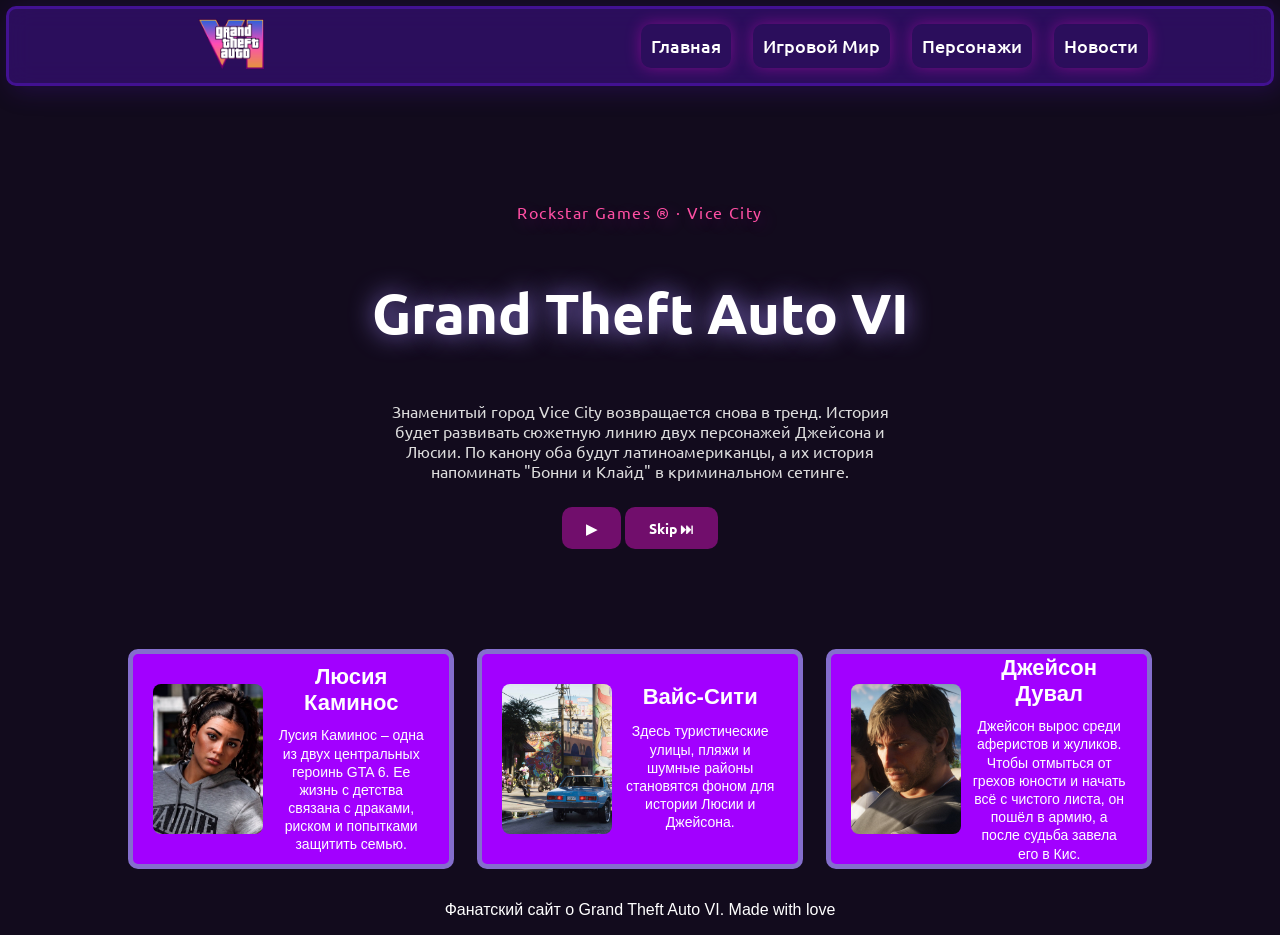
<file: index.html>
<!DOCTYPE html>
<html lang="ru">
<head>
  <meta charset="UTF-8">
  <meta name="viewport" content="width=device-width, initial-scale=1.0">
  <title>GTA VI</title>
  <link rel="icon" type="image/x-icon" href="media/gta6_logo.webp">
  <link rel="stylesheet" href="css/style.css">
  <link rel="preconnect" href="https://fonts.googleapis.com">
  <link rel="preconnect" href="https://fonts.gstatic.com" crossorigin>
  <link href="https://fonts.googleapis.com/css2?family=Poppins:ital,wght@0,100;0,200;0,300;0,400;0,500;0,600;0,700;0,800;0,900;1,100;1,200;1,300;1,400;1,500;1,600;1,700;1,800;1,900&family=Ubuntu:ital,wght@0,300;0,400;0,500;0,700;1,300;1,400;1,500;1,700&display=swap" rel="stylesheet">
</head>
<body>
  <header>
    <a id="header-logo" href="https://www.rockstargames.com/VI" target="_blank">
      <img src="media/gta6_logo.webp" alt="GTA VI Logo">
    </a>
      <div class="nav-links">
      <a href="index.html">Главная</a>
      <a href="game-world.html">Игровой Мир</a>
        <a href="characters.html">Персонажи</a>
        <a href="news.html">Новости</a>
      </div>
  </header>

  <main class="hero-main">
    <video autoplay muted loop playsinline id="bg-hero-video">
      <source src="media/gta-bg-video.mp4" type="video/mp4">
    </video>
    <p class="eyebrow">Rockstar Games ® · Vice City</p>
    <h1>Grand Theft Auto VI</h1>
    <p class="subtitle">Знаменитый город Vice City возвращается снова в тренд. История будет развивать сюжетную линию двух персонажей Джейсона и Люсии. По канону оба будут латиноамериканцы, а их история напоминать "Бонни и Клайд" в криминальном сетинге.</p>
    <div id="audio-player">
      <audio id="bg-music" loop></audio>
      <button id="play-button" class="music-button">▶</button>
      <button id="skip-button" class="music-button"> Skip ⏭</button>
    </div>
  </main>
<ul class="info-section">
  <li class="info">
    <img src="media/lucia1.webp">
    <h2>Люсия Каминос</h2>
    <p>Лусия Каминос – одна из двух центральных героинь GTA 6. Ее жизнь с детства связана с драками, риском и попытками защитить семью.</p>
  </li>

  <li class="info">
    <img src="media\map1.png">
    <h2>Вайс-Сити</h2>
    <p>Здесь туристические улицы, пляжи и шумные районы становятся фоном для истории Люсии и Джейсона.</p>
  </li>

  <li class="info">
    <h2>Джейсон Дувал</h2>
    <img src="media/jason2.jpg" alt="foto of jason">
    <p>Джейсон вырос среди аферистов и жуликов. Чтобы отмыться от грехов юности и начать всё с чистого листа, он пошёл в армию, а после судьба завела его в Кис.</p>
  </li>
  
</ul>
  <footer>
    <p>Фанатский сайт о Grand Theft Auto VI. Made with love</p>
  </footer>
  <script src="js/script.js"></script>
</body>
</html>
</file>
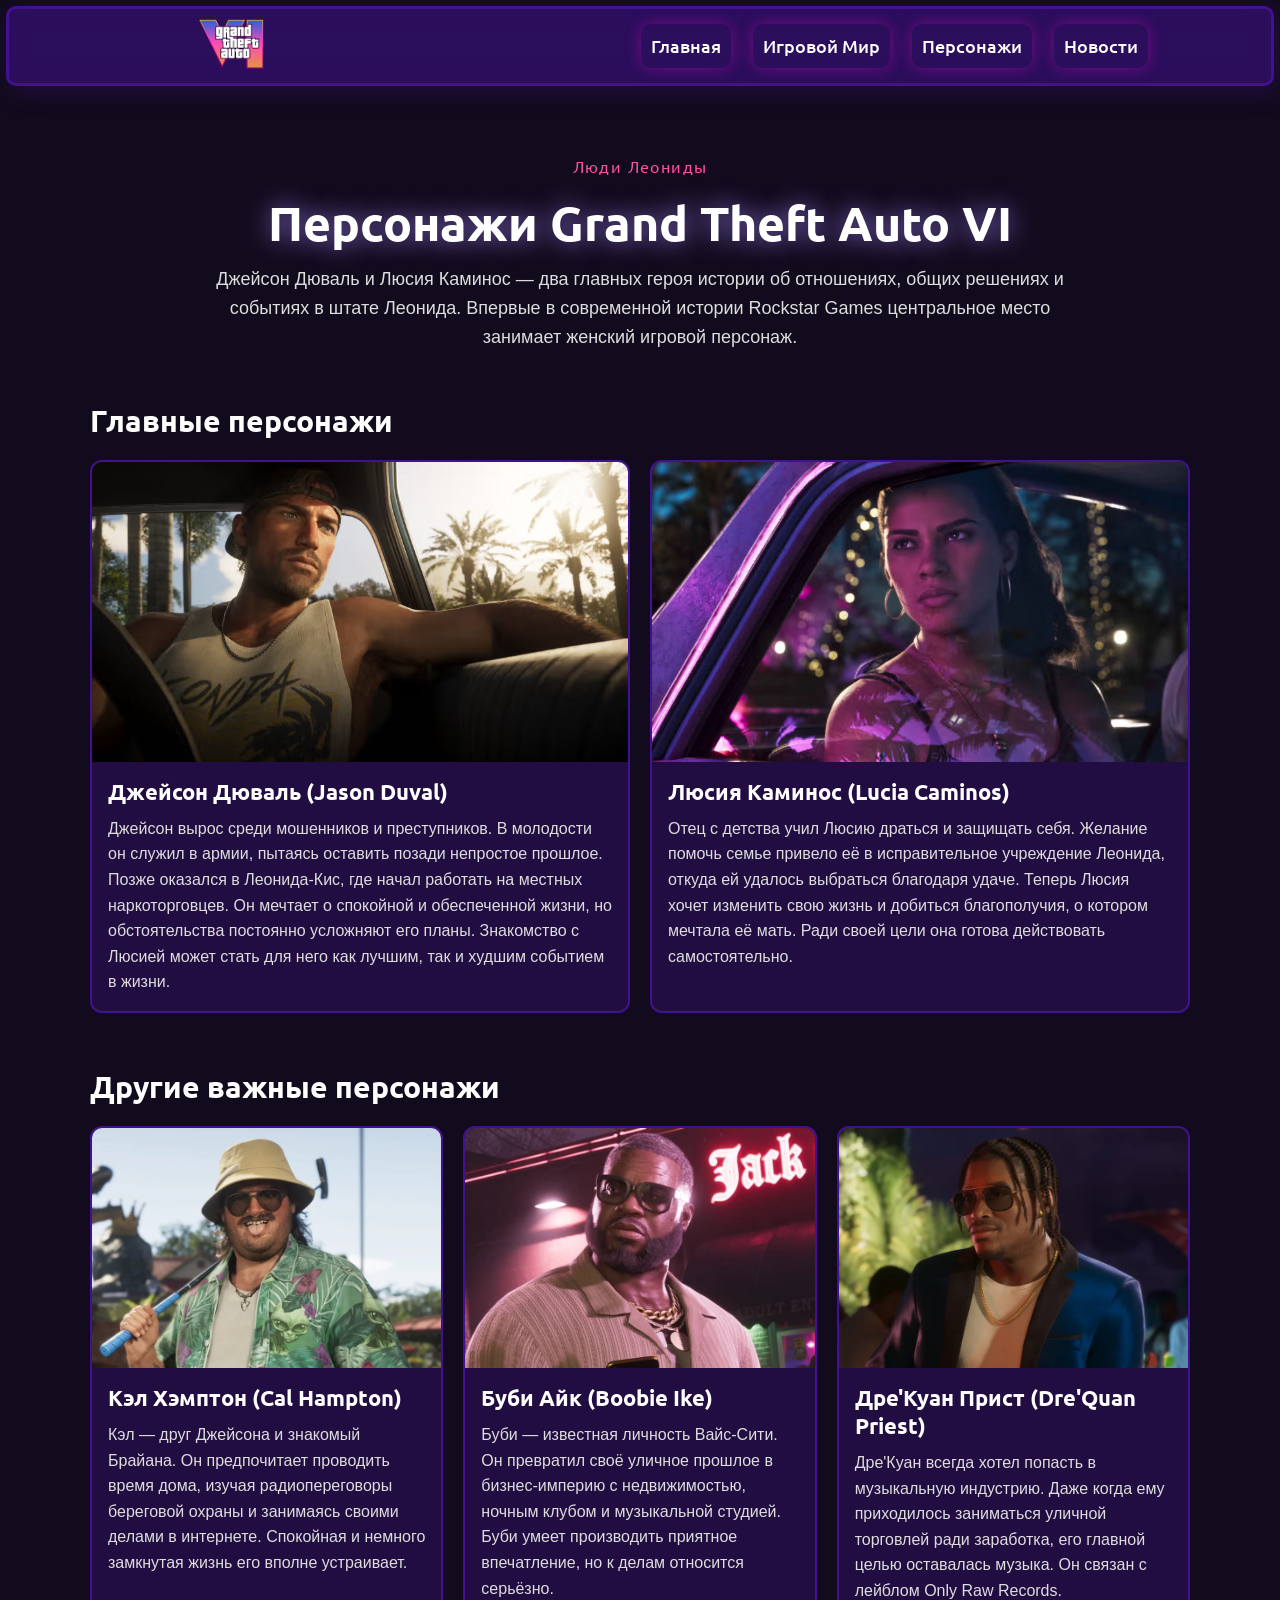
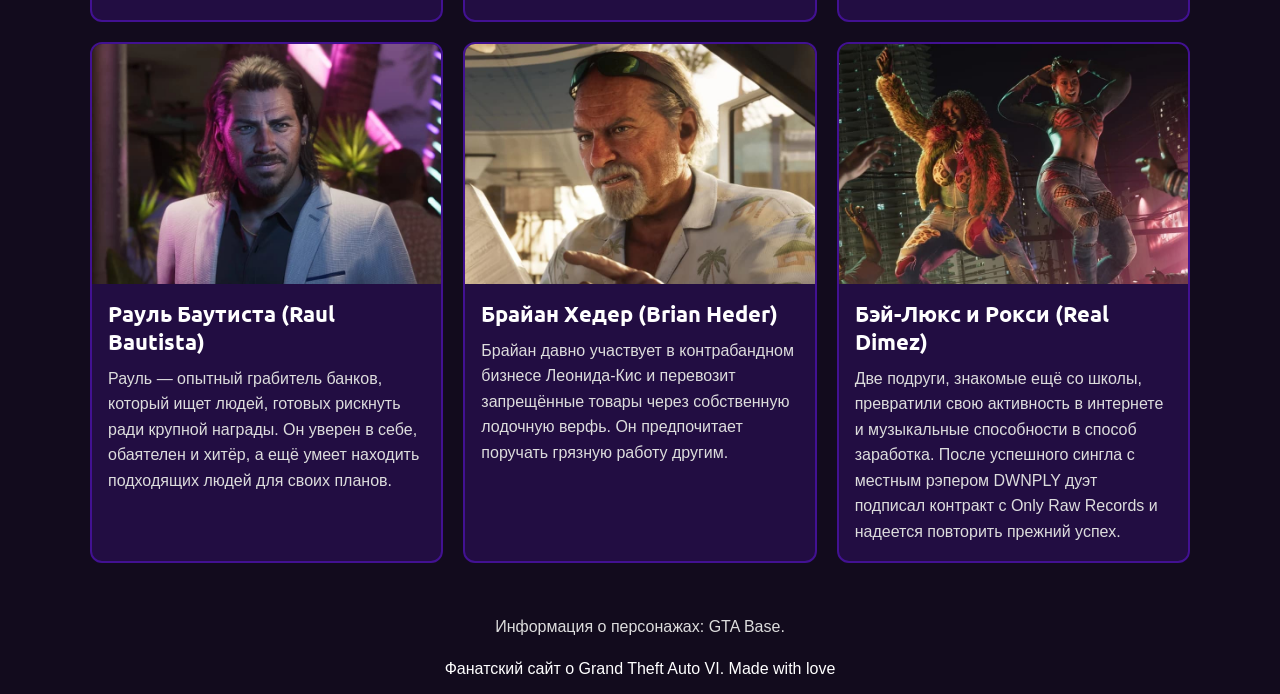
<file: characters.html>
<!DOCTYPE html>
<html lang="ru">
<head>
  <meta charset="UTF-8">
  <meta name="viewport" content="width=device-width, initial-scale=1.0">
  <title>Персонажи GTA VI</title>
  <link rel="icon" type="image/x-icon" href="media/gta6_logo.webp">
  <link rel="stylesheet" href="css/style.css">
  <link rel="preconnect" href="https://fonts.googleapis.com">
  <link rel="preconnect" href="https://fonts.gstatic.com" crossorigin>
  <link href="https://fonts.googleapis.com/css2?family=Poppins:ital,wght@0,100;0,200;0,300;0,400;0,500;0,600;0,700;0,800;0,900;1,100;1,200;1,300;1,400;1,500;1,600;1,700;1,800;1,900&family=Ubuntu:ital,wght@0,300;0,400;0,500;0,700;1,300;1,400;1,500;1,700&display=swap" rel="stylesheet">
</head>
<body>
  <header>
    <a id="header-logo" href="index.html">
      <img src="media/gta6_logo.webp" alt="GTA VI Logo">
    </a>
    <div class="nav-links">
      <a href="index.html">Главная</a>
      <a href="game-world.html">Игровой Мир</a>
      <a href="characters.html">Персонажи</a>
      <a href="news.html">Новости</a>
    </div>
  </header>

  <main class="characters-page">
    <section class="characters-intro">
      <p class="eyebrow">Люди Леониды</p>
      <h1>Персонажи Grand Theft Auto VI</h1>
      <p>Джейсон Дюваль и Люсия Каминос — два главных героя истории об отношениях, общих решениях и событиях в штате Леонида. Впервые в современной истории Rockstar Games центральное место занимает женский игровой персонаж.</p>
    </section>

    <section class="character-group">
      <h2>Главные персонажи</h2>
      <ul class="character-grid main-characters">
        <li class="character-card">
          <img src="media/jason-portrait.avif" alt="Джейсон Дюваль">
          <div>
            <h3>Джейсон Дюваль (Jason Duval)</h3>
            <p>Джейсон вырос среди мошенников и преступников. В молодости он служил в армии, пытаясь оставить позади непростое прошлое. Позже оказался в Леонида-Кис, где начал работать на местных наркоторговцев. Он мечтает о спокойной и обеспеченной жизни, но обстоятельства постоянно усложняют его планы. Знакомство с Люсией может стать для него как лучшим, так и худшим событием в жизни.</p>
          </div>
        </li>
        <li class="character-card">
          <img src="media/lucia-portrait.avif" alt="Люсия Каминос">
          <div>
            <h3>Люсия Каминос (Lucia Caminos)</h3>
            <p>Отец с детства учил Люсию драться и защищать себя. Желание помочь семье привело её в исправительное учреждение Леонида, откуда ей удалось выбраться благодаря удаче. Теперь Люсия хочет изменить свою жизнь и добиться благополучия, о котором мечтала её мать. Ради своей цели она готова действовать самостоятельно.</p>
          </div>
        </li>
      </ul>
    </section>

    <section class="character-group">
      <h2>Другие важные персонажи</h2>
      <ul class="character-grid">
        <li class="character-card">
          <img src="media/cal.jpeg" alt="Кэл Хэмптон">
          <div>
            <h3>Кэл Хэмптон (Cal Hampton)</h3>
            <p>Кэл — друг Джейсона и знакомый Брайана. Он предпочитает проводить время дома, изучая радиопереговоры береговой охраны и занимаясь своими делами в интернете. Спокойная и немного замкнутая жизнь его вполне устраивает.</p>
          </div>
        </li>
        <li class="character-card">
          <img src="media/boobie.jpeg" alt="Буби Айк">
          <div>
            <h3>Буби Айк (Boobie Ike)</h3>
            <p>Буби — известная личность Вайс-Сити. Он превратил своё уличное прошлое в бизнес-империю с недвижимостью, ночным клубом и музыкальной студией. Буби умеет производить приятное впечатление, но к делам относится серьёзно.</p>
          </div>
        </li>
        <li class="character-card">
          <img src="media/drequan.jpeg" alt="Дре'Куан Прист">
          <div>
            <h3>Дре'Куан Прист (Dre'Quan Priest)</h3>
            <p>Дре'Куан всегда хотел попасть в музыкальную индустрию. Даже когда ему приходилось заниматься уличной торговлей ради заработка, его главной целью оставалась музыка. Он связан с лейблом Only Raw Records.</p>
          </div>
        </li>
        <li class="character-card">
          <img src="media/raul.jpeg" alt="Рауль Баутиста">
          <div>
            <h3>Рауль Баутиста (Raul Bautista)</h3>
            <p>Рауль — опытный грабитель банков, который ищет людей, готовых рискнуть ради крупной награды. Он уверен в себе, обаятелен и хитёр, а ещё умеет находить подходящих людей для своих планов.</p>
          </div>
        </li>
        <li class="character-card">
          <img src="media/brian.jpeg" alt="Брайан Хедер">
          <div>
            <h3>Брайан Хедер (Brian Heder)</h3>
            <p>Брайан давно участвует в контрабандном бизнесе Леонида-Кис и перевозит запрещённые товары через собственную лодочную верфь. Он предпочитает поручать грязную работу другим.</p>
          </div>
        </li>
        <li class="character-card">
          <img src="media/dimez.jpeg" alt="Участницы дуэта Real Dimez">
          <div>
            <h3>Бэй-Люкс и Рокси (Real Dimez)</h3>
            <p>Две подруги, знакомые ещё со школы, превратили свою активность в интернете и музыкальные способности в способ заработка. После успешного сингла с местным рэпером DWNPLY дуэт подписал контракт с Only Raw Records и надеется повторить прежний успех.</p>
          </div>
        </li>
      </ul>
    </section>
  </main>

  <p class="character-source">Информация о персонажах: GTA Base.</p>

  <footer>
    <p>Фанатский сайт о Grand Theft Auto VI. Made with love</p>
  </footer>
</body>
</html>
</file>
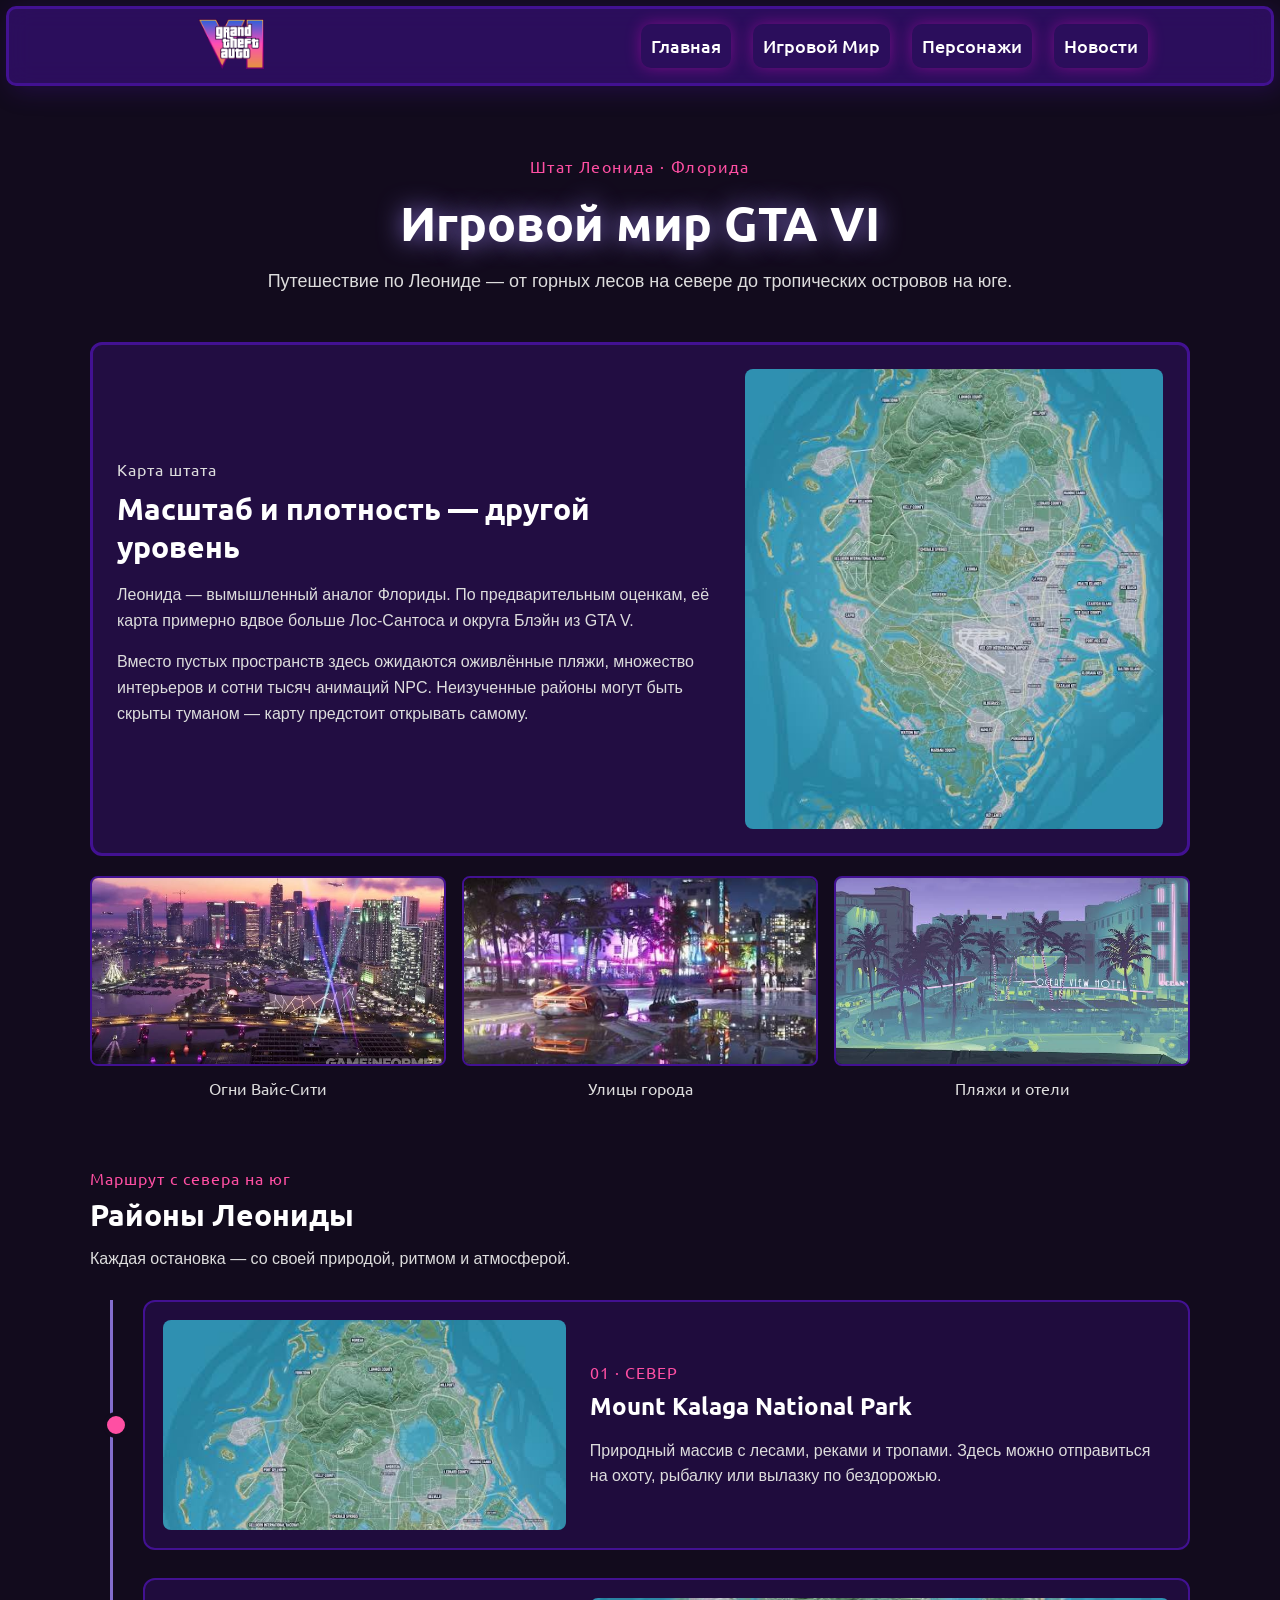
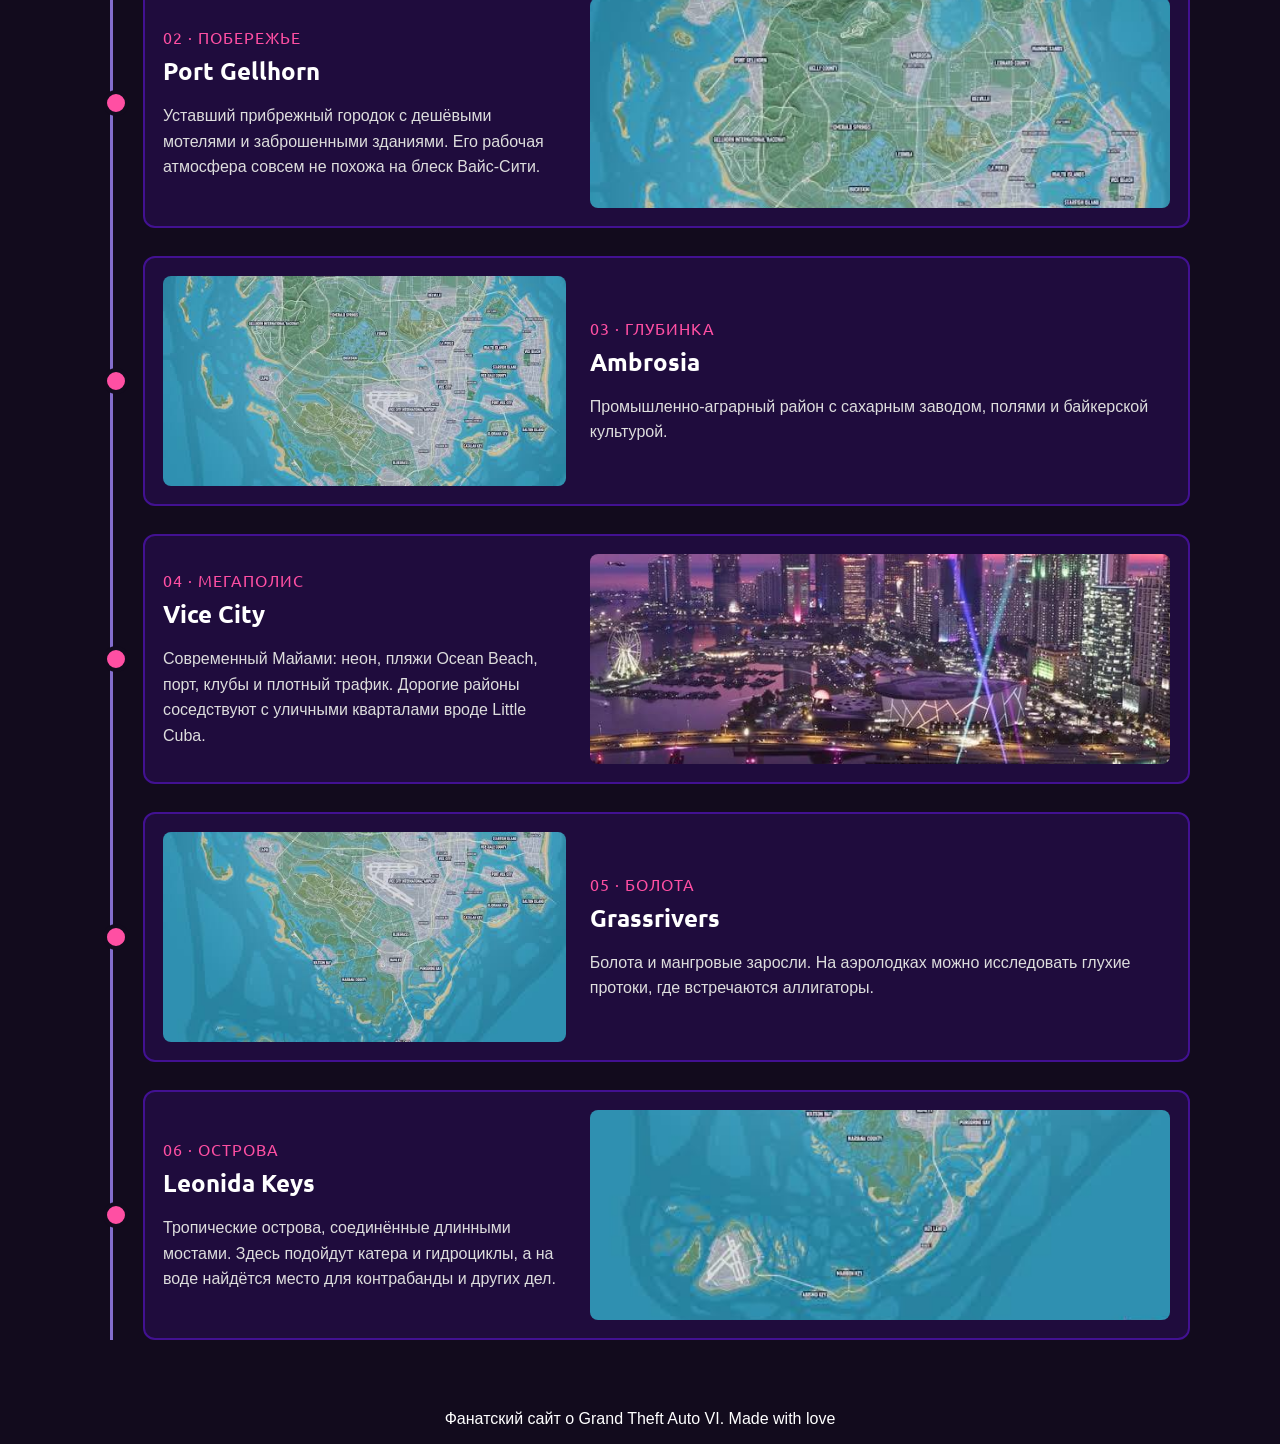
<file: game-world.html>
<!DOCTYPE html>
<html lang="ru">
<head>
  <meta charset="UTF-8">
  <meta name="viewport" content="width=device-width, initial-scale=1.0">
  <title>Игровой мир GTA VI</title>
  <link rel="icon" type="image/x-icon" href="media/gta6_logo.webp">
  <link rel="stylesheet" href="css/style.css">
  <link rel="preconnect" href="https://fonts.googleapis.com">
  <link rel="preconnect" href="https://fonts.gstatic.com" crossorigin>
  <link href="https://fonts.googleapis.com/css2?family=Poppins:ital,wght@0,100;0,200;0,300;0,400;0,500;0,600;0,700;0,800;0,900;1,100;1,200;1,300;1,400;1,500;1,600;1,700;1,800;1,900&family=Ubuntu:ital,wght@0,300;0,400;0,500;0,700;1,300;1,400;1,500;1,700&display=swap" rel="stylesheet">
</head>
<body>
  <header>
    <a id="header-logo" href="index.html">
      <img src="media/gta6_logo.webp" alt="GTA VI Logo">
    </a>
    <div class="nav-links">
      <a href="index.html">Главная</a>
      <a href="game-world.html">Игровой Мир</a>
      <a href="characters.html">Персонажи</a>
      <a href="news.html">Новости</a>
    </div>
  </header>

  <main class="world-page">
    <section class="world-intro">
      <p class="eyebrow">Штат Леонида · Флорида</p>
      <h1>Игровой мир GTA VI</h1>
      <p>Путешествие по Леониде — от горных лесов на севере до тропических островов на юге.</p>
    </section>

    <section class="world-overview">
      <div>
        <p class="world-label">Карта штата</p>
        <h2>Масштаб и плотность — другой уровень</h2>
        <p>Леонида — вымышленный аналог Флориды. По предварительным оценкам, её карта примерно вдвое больше Лос-Сантоса и округа Блэйн из GTA V.</p>
        <p>Вместо пустых пространств здесь ожидаются оживлённые пляжи, множество интерьеров и сотни тысяч анимаций NPC. Неизученные районы могут быть скрыты туманом — карту предстоит открывать самому.</p>
      </div>
      <img src="media/leonida-map.jpg" alt="Карта штата Леонида с районами GTA VI">
    </section>

    <section class="world-gallery" aria-label="Изображения игрового мира GTA VI">
      <figure>
        <img src="media/vice-city-skyline.jpg" alt="Небоскрёбы Вайс-Сити на закате">
        <figcaption>Огни Вайс-Сити</figcaption>
      </figure>
      <figure>
        <img src="media/vice-city-street.jpg" alt="Ночная улица Вайс-Сити">
        <figcaption>Улицы города</figcaption>
      </figure>
      <figure>
        <img src="media/ocean-view-hotel.jpg" alt="Отель Ocean View среди пальм">
        <figcaption>Пляжи и отели</figcaption>
      </figure>
    </section>

    <section class="world-route">
      <p class="world-label">Маршрут с севера на юг</p>
      <h2>Районы Леониды</h2>
      <p class="world-route-intro">Каждая остановка — со своей природой, ритмом и атмосферой.</p>

      <ol class="world-roadmap">
        <li class="world-stop">
          <img class="world-map-north" src="media/leonida-map.jpg" alt="Север Леониды на карте">
          <div>
            <p class="world-stop-number">01 · СЕВЕР</p>
            <h3>Mount Kalaga National Park</h3>
            <p>Природный массив с лесами, реками и тропами. Здесь можно отправиться на охоту, рыбалку или вылазку по бездорожью.</p>
          </div>
        </li>

        <li class="world-stop">
          <img class="world-map-port" src="media/leonida-map.jpg" alt="Побережье Порт-Геллхорна на карте">
          <div>
            <p class="world-stop-number">02 · ПОБЕРЕЖЬЕ</p>
            <h3>Port Gellhorn</h3>
            <p>Уставший прибрежный городок с дешёвыми мотелями и заброшенными зданиями. Его рабочая атмосфера совсем не похожа на блеск Вайс-Сити.</p>
          </div>
        </li>

        <li class="world-stop">
          <img class="world-map-ambrosia" src="media/leonida-map.jpg" alt="Центральная часть Леониды на карте">
          <div>
            <p class="world-stop-number">03 · ГЛУБИНКА</p>
            <h3>Ambrosia</h3>
            <p>Промышленно-аграрный район с сахарным заводом, полями и байкерской культурой.</p>
          </div>
        </li>

        <li class="world-stop">
          <img src="media/vice-city-skyline.jpg" alt="Вайс-Сити на закате">
          <div>
            <p class="world-stop-number">04 · МЕГАПОЛИС</p>
            <h3>Vice City</h3>
            <p>Современный Майами: неон, пляжи Ocean Beach, порт, клубы и плотный трафик. Дорогие районы соседствуют с уличными кварталами вроде Little Cuba.</p>
          </div>
        </li>

        <li class="world-stop">
          <img class="world-map-grassrivers" src="media/leonida-map.jpg" alt="Болотистая часть Леониды на карте">
          <div>
            <p class="world-stop-number">05 · БОЛОТА</p>
            <h3>Grassrivers</h3>
            <p>Болота и мангровые заросли. На аэролодках можно исследовать глухие протоки, где встречаются аллигаторы.</p>
          </div>
        </li>

        <li class="world-stop">
          <img class="world-map-keys" src="media/leonida-map.jpg" alt="Южные острова Леониды на карте">
          <div>
            <p class="world-stop-number">06 · ОСТРОВА</p>
            <h3>Leonida Keys</h3>
            <p>Тропические острова, соединённые длинными мостами. Здесь подойдут катера и гидроциклы, а на воде найдётся место для контрабанды и других дел.</p>
          </div>
        </li>
      </ol>
    </section>
  </main>

  <footer>
    <p>Фанатский сайт о Grand Theft Auto VI. Made with love</p>
  </footer>
</body>
</html>
</file>
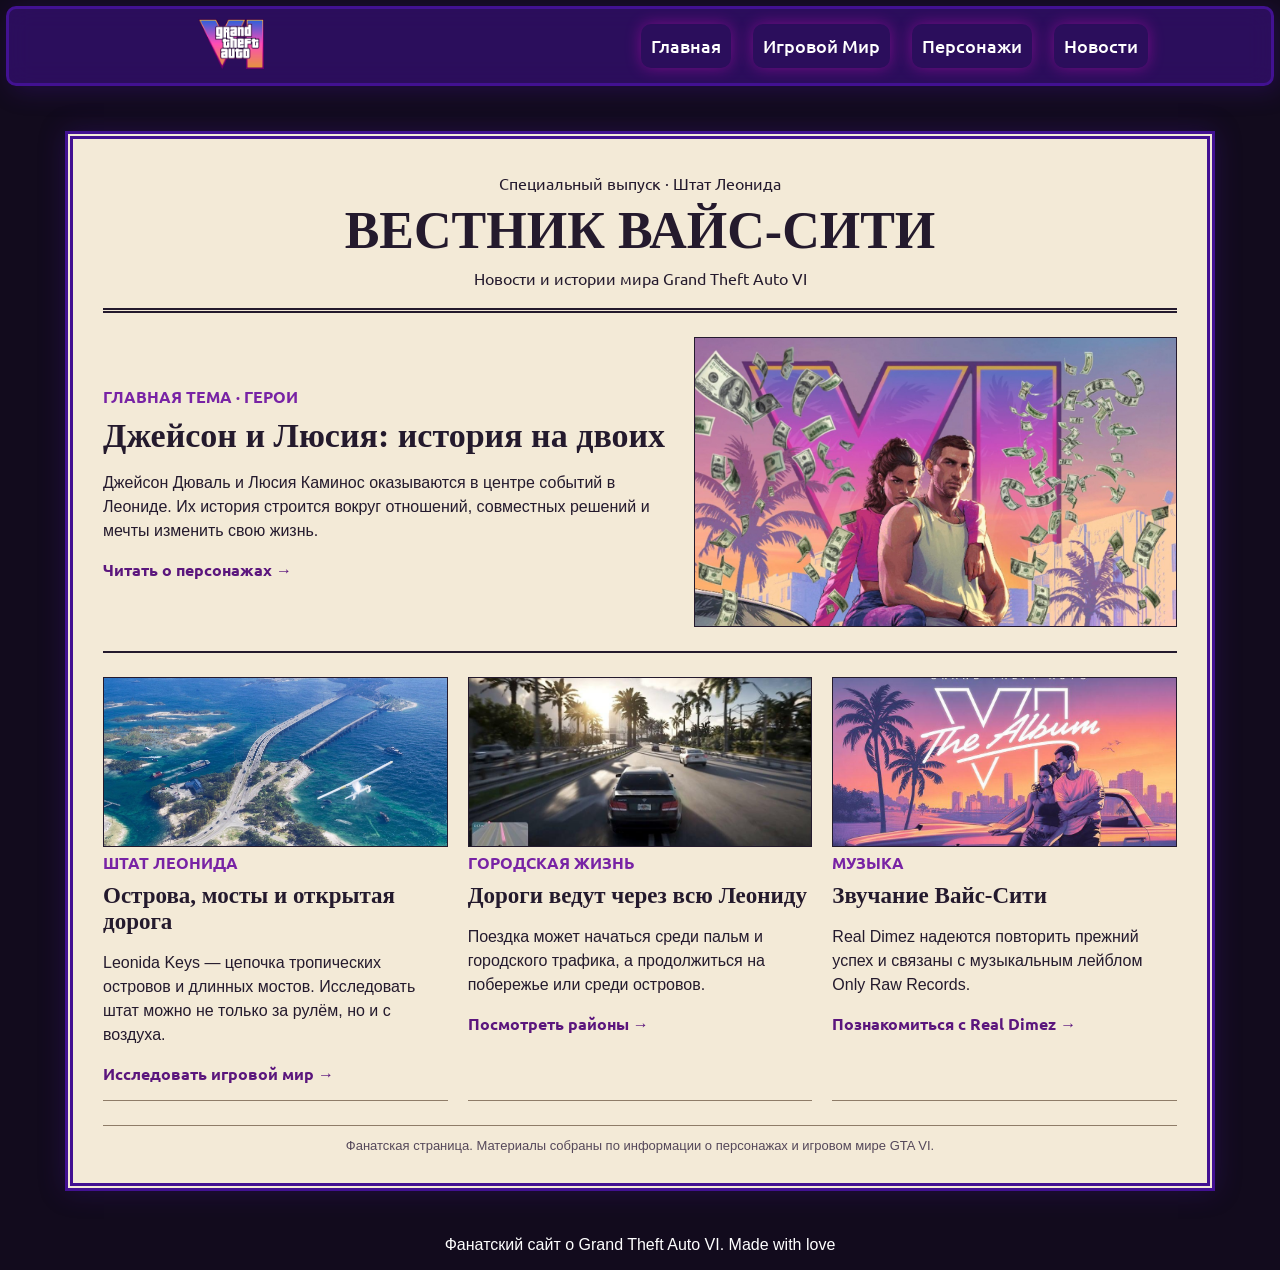
<file: news.html>
<!DOCTYPE html>
<html lang="ru">
<head>
  <meta charset="UTF-8">
  <meta name="viewport" content="width=device-width, initial-scale=1.0">
  <title>Новости GTA VI</title>
  <link rel="icon" type="image/x-icon" href="media/gta6_logo.webp">
  <link rel="stylesheet" href="css/style.css">
  <link rel="preconnect" href="https://fonts.googleapis.com">
  <link rel="preconnect" href="https://fonts.gstatic.com" crossorigin>
  <link href="https://fonts.googleapis.com/css2?family=Poppins:ital,wght@0,100;0,200;0,300;0,400;0,500;0,600;0,700;0,800;0,900;1,100;1,200;1,300;1,400;1,500;1,600;1,700;1,800;1,900&family=Ubuntu:ital,wght@0,300;0,400;0,500;0,700;1,300;1,400;1,500;1,700&display=swap" rel="stylesheet">
</head>
<body>
  <header>
    <a id="header-logo" href="index.html">
      <img src="media/gta6_logo.webp" alt="GTA VI Logo">
    </a>
    <div class="nav-links">
      <a href="index.html">Главная</a>
      <a href="game-world.html">Игровой Мир</a>
      <a href="characters.html">Персонажи</a>
      <a href="news.html">Новости</a>
    </div>
  </header>

  <main class="news-page">
    <div class="news-paper">
      <section class="news-masthead">
        <p>Специальный выпуск · Штат Леонида</p>
        <h1>Вестник Вайс-Сити</h1>
        <p>Новости и истории мира Grand Theft Auto VI</p>
      </section>

      <article class="news-lead">
        <div>
          <p class="news-label">Главная тема · Герои</p>
          <h2>Джейсон и Люсия: история на двоих</h2>
          <p>Джейсон Дюваль и Люсия Каминос оказываются в центре событий в Леониде. Их история строится вокруг отношений, совместных решений и мечты изменить свою жизнь.</p>
          <a href="characters.html">Читать о персонажах →</a>
        </div>
        <img src="media/jason-lucia-promo.jpg" alt="Джейсон и Люсия на фоне Вайс-Сити">
      </article>

      <section class="news-stories">
        <article class="news-story">
          <img src="media/leonida-keys-flight.jpg" alt="Мосты и острова Леониды с высоты">
          <p class="news-label">Штат Леонида</p>
          <h2>Острова, мосты и открытая дорога</h2>
          <p>Leonida Keys — цепочка тропических островов и длинных мостов. Исследовать штат можно не только за рулём, но и с воздуха.</p>
          <a href="game-world.html">Исследовать игровой мир →</a>
        </article>

        <article class="news-story">
          <img src="media/vice-city-drive.jpg" alt="Автомобиль едет по пальмовой улице">
          <p class="news-label">Городская жизнь</p>
          <h2>Дороги ведут через всю Леониду</h2>
          <p>Поездка может начаться среди пальм и городского трафика, а продолжиться на побережье или среди островов.</p>
          <a href="game-world.html">Посмотреть районы →</a>
        </article>

        <article class="news-story">
          <img src="media/gta-vi-album.jpg" alt="Постер музыкального альбома GTA VI">
          <p class="news-label">Музыка</p>
          <h2>Звучание Вайс-Сити</h2>
          <p>Real Dimez надеются повторить прежний успех и связаны с музыкальным лейблом Only Raw Records.</p>
          <a href="characters.html">Познакомиться с Real Dimez →</a>
        </article>
      </section>

      <p class="news-note">Фанатская страница. Материалы собраны по информации о персонажах и игровом мире GTA VI.</p>
    </div>
  </main>

  <footer>
    <p>Фанатский сайт о Grand Theft Auto VI. Made with love</p>
  </footer>
</body>
</html>
</file>
<file: css/style.css>
body {
  margin: 0;
  padding: 0;
  background: #120b1d;
  color: white;
  font-family: Arial, sans-serif;
}

* {
  box-sizing: border-box;
}

header {
  display: flex;
  align-items: center;
  justify-content: space-around;
  margin: .5%;
  height: 80px;
  background-color: rgba(69, 19, 154, 0.51);
  backdrop-filter: blur(12px);
  -webkit-backdrop-filter: blur(12px);
  border: #421192 solid;
  box-shadow: 5px 5px 25px rgba(69, 19, 154, 0.3);
  position: sticky;
  top: 0;
  z-index: 10;
  border-radius: 10px;
  
}

#header-logo img{
  height: 50px; 
}

#bg-hero-video {
  position: absolute;
  width: 100%;
  top: -200px;
  height: 100vh;
  object-fit: cover;
  z-index: -1;
  opacity: 0.2;
  filter: blur(10px);
  pointer-events: none;
  overflow: hidden;
}

.eyebrow {
  color: #ff4fa3;
  font-family: 'Ubuntu', sans-serif;
  letter-spacing: 1.4px;
}

.nav-links {
  display: flex;
  gap: 5%;
}

.nav-links a {
  color: white;
  text-decoration: none;
  font-weight: 500;
  font-size: 18px;
  font-family: 'Ubuntu', sans-serif;
  box-shadow: 0px 0px 15px rgba(211, 12, 191, 0.45);
  padding: 10px;
  border-radius: 10px;
  background: rgba(234, 68, 217, 0.0);
  display: flex;
  white-space: nowrap;
  align-items: center;
  justify-content: center;
  transition: background-color 0.3s ease-in-out, box-shadow 0.3s ease-in-out, transform 0.3s ease-in-out;
}

.nav-links > a:hover {
  background-color: #7b00fe;
  box-shadow: none;
  transform: scale(1.1);
}

.hero-main {
  margin: 100px auto;
  display: flex;
  flex-direction: column;
  align-items: center;
  position: relative;
}

.hero-main .eyebrow {
  text-shadow: 5px 5px 15px rgba(211, 12, 191, 0.3);
}

.hero-main h1 {
  font-size: 56px;
  font-family: 'Ubuntu', sans-serif;
  text-shadow: 0 0 25px #846ecd;
}

.hero-main .music-button {
  font-family: 'Ubuntu', sans-serif;
  align-items: center;
  justify-content: center;
  font-weight: bold;
  font-size: 14px;
  padding: 12px 24px;
  border: 0;
  border-radius: 10px;
  background: rgba(187, 17, 170, 0.56);
  color: white;
  cursor: pointer;
  transition: transform 0.3s ease-in-out, background-color 0.2s ease-in-out;
  
}

.music-button:hover {
  transform: scale(1.05);
  background-color: rgba(224, 68, 217, 0.56);
}

.subtitle {
  color: #ddd;
  font-size: 16px;
  font-family: 'Ubuntu', sans-serif;
  font-weight: 400;
  max-width: 500px;
  margin-bottom: 2%;
  text-align: center;
}

.info {
  display: grid;
  grid-template-columns: 40% 1fr;
  grid-template-rows: auto auto;
  align-content: center;
  justify-items: center;
  gap: 10px;
  height: 220px;
  padding: 20px;
  border-radius: 10px;
  background: #a200ff;
  text-align: center;
  border: 5px #846ecd solid;
  transition: transform 0.3s ease-in-out;
}
.info:hover {
  transform: scale(1.05);
}

.info h2,
.info p {
  margin: 0;
}

.info p {
  line-height: 1.3;
  font-size: 14px;
}

.info h2 {
  font-size: 22px;
}

.info img {
  width: 100%;
  height: 150px;
  grid-column: 1;
  grid-row: 1 / 3;
  align-self: center;
  border-radius: 8px;
  object-fit: cover;
}

.info-section {
  display: grid;
  grid-template-columns: repeat(3, 1fr);
  width: 80%;
  max-width: 1200px;
  gap: 23px;
  margin: 0 auto 32px;
  padding: 0;
  list-style: none;
}

@media (max-width: 900px) {
  .info-section {
    grid-template-columns: repeat(2, 1fr);
  }
}

@media (max-width: 600px) {
  header {
    height: auto;
    margin: 8px;
    padding: 10px;
    flex-direction: column;
    gap: 10px;
  }

  #header-logo img {
    height: 42px;
  }

  .nav-links {
    width: 100%;
    display: grid;
    grid-template-columns: repeat(2, 1fr);
    gap: 8px;
    
  }

  .nav-links {
    width: 100%;
    padding: 8px 4px;
    font-size: 14px;
    transition: 10s;
  }

  #bg-hero-video {
    top: 0;
    height: 75vh;
  }

  .hero-main {
    min-height: 520px;
    margin: 35px 16px;
    justify-content: center;
  }

  .hero-main h1 {
    margin: 12px 0;
    font-size: 36px;
    text-align: center;
  }

  .eyebrow {
    text-align: center;
  }

  .subtitle {
    max-width: 100%;
    margin: 0 0 20px;
    padding: 0 4px;
    font-size: 15px;
  }

  #audio-player {
    display: flex;
    justify-content: center;
    gap: 10px;
  }

  .info-section {
    grid-template-columns: 1fr;
    width: calc(100% - 32px);
    gap: 16px;
  }

  .info {
    display: flex;
    flex-direction: column;
    height: auto;
    gap: 12px;
    padding: 16px;
  }

  .info img {
    order: 2;
    width: 100%;
    height: 200px;
  }

  .info h2 {
    order: 1;
  }

  .info p {
    order: 3;
  }

  footer p {
    margin: 24px 16px;
    text-align: center;
  }
}

footer p{
  display: flex;
  justify-content: center;
}

.world-page {
  width: 90%;
  max-width: 1100px;
  margin: 0 auto;
}

.world-intro {
  margin: 70px auto 50px;
  text-align: center;
}

.world-intro h1 {
  margin: 12px 0;
  font-family: 'Ubuntu', sans-serif;
  font-size: 48px;
  text-shadow: 0 0 25px #846ecd;
}

.world-intro > p:last-child {
  color: #ddd;
  font-size: 18px;
}

.world-overview {
  display: grid;
  grid-template-columns: 1fr 40%;
  align-items: center;
  gap: 30px;
  padding: 24px;
  border: 3px solid #421192;
  border-radius: 12px;
  background: rgba(69, 19, 154, 0.3);
}

.world-overview h2,
.world-route h2 {
  margin: 8px 0;
  font-family: 'Ubuntu', sans-serif;
  font-size: 30px;
}

.world-overview p,
.world-stop div > p:last-child {
  color: #ddd;
  line-height: 1.6;
}

.world-overview img {
  width: 100%;
  max-height: 460px;
  border-radius: 8px;
  object-fit: cover;
}

.world-gallery {
  display: grid;
  grid-template-columns: repeat(3, 1fr);
  gap: 16px;
  margin-top: 20px;
}

.world-gallery figure {
  margin: 0;
}

.world-gallery img {
  width: 100%;
  height: 190px;
  border: 2px solid #421192;
  border-radius: 8px;
  object-fit: cover;
}

.world-gallery figcaption {
  margin-top: 8px;
  color: #ddd;
  text-align: center;
  font-family: 'Ubuntu', sans-serif;
}

.world-label,
.world-stop-number {
  margin: 0;
  color: #ff4fa3;
  font-family: 'Ubuntu', sans-serif;
  letter-spacing: 1px;
}

.world-route {
  margin: 70px 0;
}

.world-route-intro {
  color: #ddd;
}

.world-roadmap {
  margin: 32px 0 0 20px;
  padding: 0 0 0 30px;
  border-left: 3px solid #846ecd;
  list-style: none;
}

.world-stop {
  position: relative;
  display: grid;
  grid-template-columns: 40% 1fr;
  align-items: center;
  gap: 24px;
  margin: 0 0 28px;
  padding: 18px;
  border: 2px solid #421192;
  border-radius: 12px;
  background: rgba(69, 19, 154, 0.25);
}

.world-stop::before {
  position: absolute;
  top: 50%;
  left: -42px;
  width: 18px;
  height: 18px;
  border: 4px solid #120b1d;
  border-radius: 50%;
  background: #ff4fa3;
  content: "";
  transform: translateY(-50%);
}

.world-stop:nth-child(even) img {
  order: 2;
}

.world-stop img {
  width: 100%;
  height: 210px;
  border-radius: 8px;
  object-fit: cover;
  object-position: center;
}

.world-stop .world-map-north {
  object-position: center 12%;
}

.world-stop .world-map-port {
  object-position: center 35%;
}

.world-stop .world-map-ambrosia {
  object-position: center 55%;
}

.world-stop .world-map-grassrivers {
  object-position: center 78%;
}

.world-stop .world-map-keys {
  object-position: center 96%;
}

.world-stop h3 {
  margin: 8px 0;
  font-family: 'Ubuntu', sans-serif;
  font-size: 24px;
}

.world-stop div > p:last-child {
  margin-bottom: 0;
}

@media (max-width: 600px) {
  .world-page {
    width: calc(100% - 32px);
  }

  .world-intro {
    margin: 40px auto 30px;
  }

  .world-intro h1 {
    font-size: 34px;
  }

  .world-intro > p:last-child {
    font-size: 16px;
  }

  .world-overview {
    grid-template-columns: 1fr;
    gap: 16px;
    padding: 16px;
  }

  .world-overview h2,
  .world-route h2 {
    font-size: 25px;
  }

  .world-overview img {
    max-height: 360px;
  }

  .world-gallery {
    grid-template-columns: 1fr;
    gap: 12px;
  }

  .world-gallery img {
    height: 200px;
  }

  .world-route {
    margin: 45px 0;
  }

  .world-roadmap {
    margin-left: 8px;
    padding-left: 22px;
  }

  .world-stop {
    grid-template-columns: 1fr;
    gap: 14px;
    padding: 14px;
  }

  .world-stop:nth-child(even) img {
    order: 0;
  }

  .world-stop::before {
    left: -34px;
  }

  .world-stop img {
    height: 190px;
  }

  .world-stop h3 {
    font-size: 21px;
  }
}

.characters-page {
  width: 90%;
  max-width: 1100px;
  margin: 0 auto;
}

.characters-intro {
  margin: 70px auto 50px;
  text-align: center;
}

.characters-intro h1 {
  margin: 12px 0;
  font-family: 'Ubuntu', sans-serif;
  font-size: 48px;
  text-shadow: 0 0 25px #846ecd;
}

.characters-intro > p:last-child,
.character-card p {
  color: #ddd;
  line-height: 1.6;
}

.characters-intro > p:last-child {
  max-width: 850px;
  margin: 0 auto;
  font-size: 18px;
}

.character-group {
  margin-bottom: 55px;
}

.character-group h2 {
  margin: 0 0 20px;
  font-family: 'Ubuntu', sans-serif;
  font-size: 30px;
}

.character-grid {
  display: grid;
  grid-template-columns: repeat(3, 1fr);
  gap: 20px;
  margin: 0;
  padding: 0;
  list-style: none;
}

.main-characters {
  grid-template-columns: repeat(2, 1fr);
}

.character-card {
  overflow: hidden;
  border: 2px solid #421192;
  border-radius: 12px;
  background: rgba(69, 19, 154, 0.3);
  transition: transform 0.3s ease-in-out;
}

.character-card:hover {
  transform: scale(1.02);
}

.character-card img {
  display: block;
  width: 100%;
  height: 240px;
  object-fit: cover;
  object-position: center top;
}

.main-characters .character-card img {
  height: 300px;
  object-position: center;
}

.character-card div {
  padding: 16px;
}

.character-card h3 {
  margin: 0;
  font-family: 'Ubuntu', sans-serif;
  font-size: 22px;
}

.character-card p {
  margin: 10px 0 0;
}

.character-source {
  margin: 0 16px 24px;
  color: #ddd;
  text-align: center;
}

@media (max-width: 900px) {
  .character-grid {
    grid-template-columns: repeat(2, 1fr);
  }
}

@media (max-width: 600px) {
  .characters-page {
    width: calc(100% - 32px);
  }

  .characters-intro {
    margin: 40px auto 30px;
  }

  .characters-intro h1 {
    font-size: 34px;
  }

  .characters-intro > p:last-child {
    font-size: 16px;
  }

  .character-group h2 {
    font-size: 25px;
  }

  .character-grid,
  .main-characters {
    grid-template-columns: 1fr;
  }

  .main-characters .character-card img {
    height: 220px;
  }
}

.news-page {
  width: 90%;
  max-width: 1150px;
  margin: 45px auto;
}

.news-paper {
  padding: 30px;
  border: 8px double #421192;
  background: #f3ead7;
  color: #241a2d;
  box-shadow: 0 0 25px rgba(69, 19, 154, 0.3);
}

.news-masthead {
  padding-bottom: 16px;
  border-bottom: 5px double #241a2d;
  text-align: center;
}

.news-masthead p {
  margin: 4px 0;
  font-family: 'Ubuntu', sans-serif;
}

.news-masthead h1 {
  margin: 8px 0;
  font-family: Georgia, serif;
  font-size: 52px;
  text-transform: uppercase;
}

.news-lead {
  display: grid;
  grid-template-columns: 1fr 45%;
  align-items: center;
  gap: 24px;
  padding: 24px 0;
  border-bottom: 2px solid #241a2d;
}

.news-lead h2,
.news-story h2 {
  margin: 8px 0;
  font-family: Georgia, serif;
}

.news-lead h2 {
  font-size: 34px;
}

.news-lead p,
.news-story p {
  line-height: 1.5;
}

.news-label {
  margin: 0;
  color: #7823a5;
  font-family: 'Ubuntu', sans-serif;
  font-weight: bold;
  text-transform: uppercase;
}

.news-lead img {
  width: 100%;
  height: 290px;
  object-fit: cover;
  border: 1px solid #241a2d;
}

.news-lead a,
.news-story a {
  color: #5b167d;
  font-family: 'Ubuntu', sans-serif;
  font-weight: bold;
  text-decoration: none;
}

.news-lead a:hover,
.news-story a:hover {
  text-decoration: underline;
}

.news-stories {
  display: grid;
  grid-template-columns: repeat(3, 1fr);
  gap: 20px;
  padding-top: 24px;
}

.news-story {
  padding-bottom: 16px;
  border-bottom: 1px solid #8e7c68;
}

.news-story img {
  width: 100%;
  height: 170px;
  object-fit: cover;
  border: 1px solid #241a2d;
}

.news-story h2 {
  font-size: 23px;
}

.news-note {
  margin: 24px 0 0;
  padding-top: 12px;
  border-top: 1px solid #8e7c68;
  color: #55485a;
  font-size: 13px;
  text-align: center;
}

@media (max-width: 900px) {
  .news-stories {
    grid-template-columns: repeat(2, 1fr);
  }
}

@media (max-width: 600px) {
  .news-page {
    width: calc(100% - 20px);
    margin: 24px auto;
  }

  .news-paper {
    padding: 16px;
    border-width: 5px;
  }

  .news-masthead h1 {
    font-size: 32px;
  }

  .news-lead {
    grid-template-columns: 1fr;
    gap: 16px;
  }

  .news-lead h2 {
    font-size: 28px;
  }

  .news-lead img {
    height: 210px;
  }

  .news-stories {
    grid-template-columns: 1fr;
    gap: 22px;
  }
}
</file>
